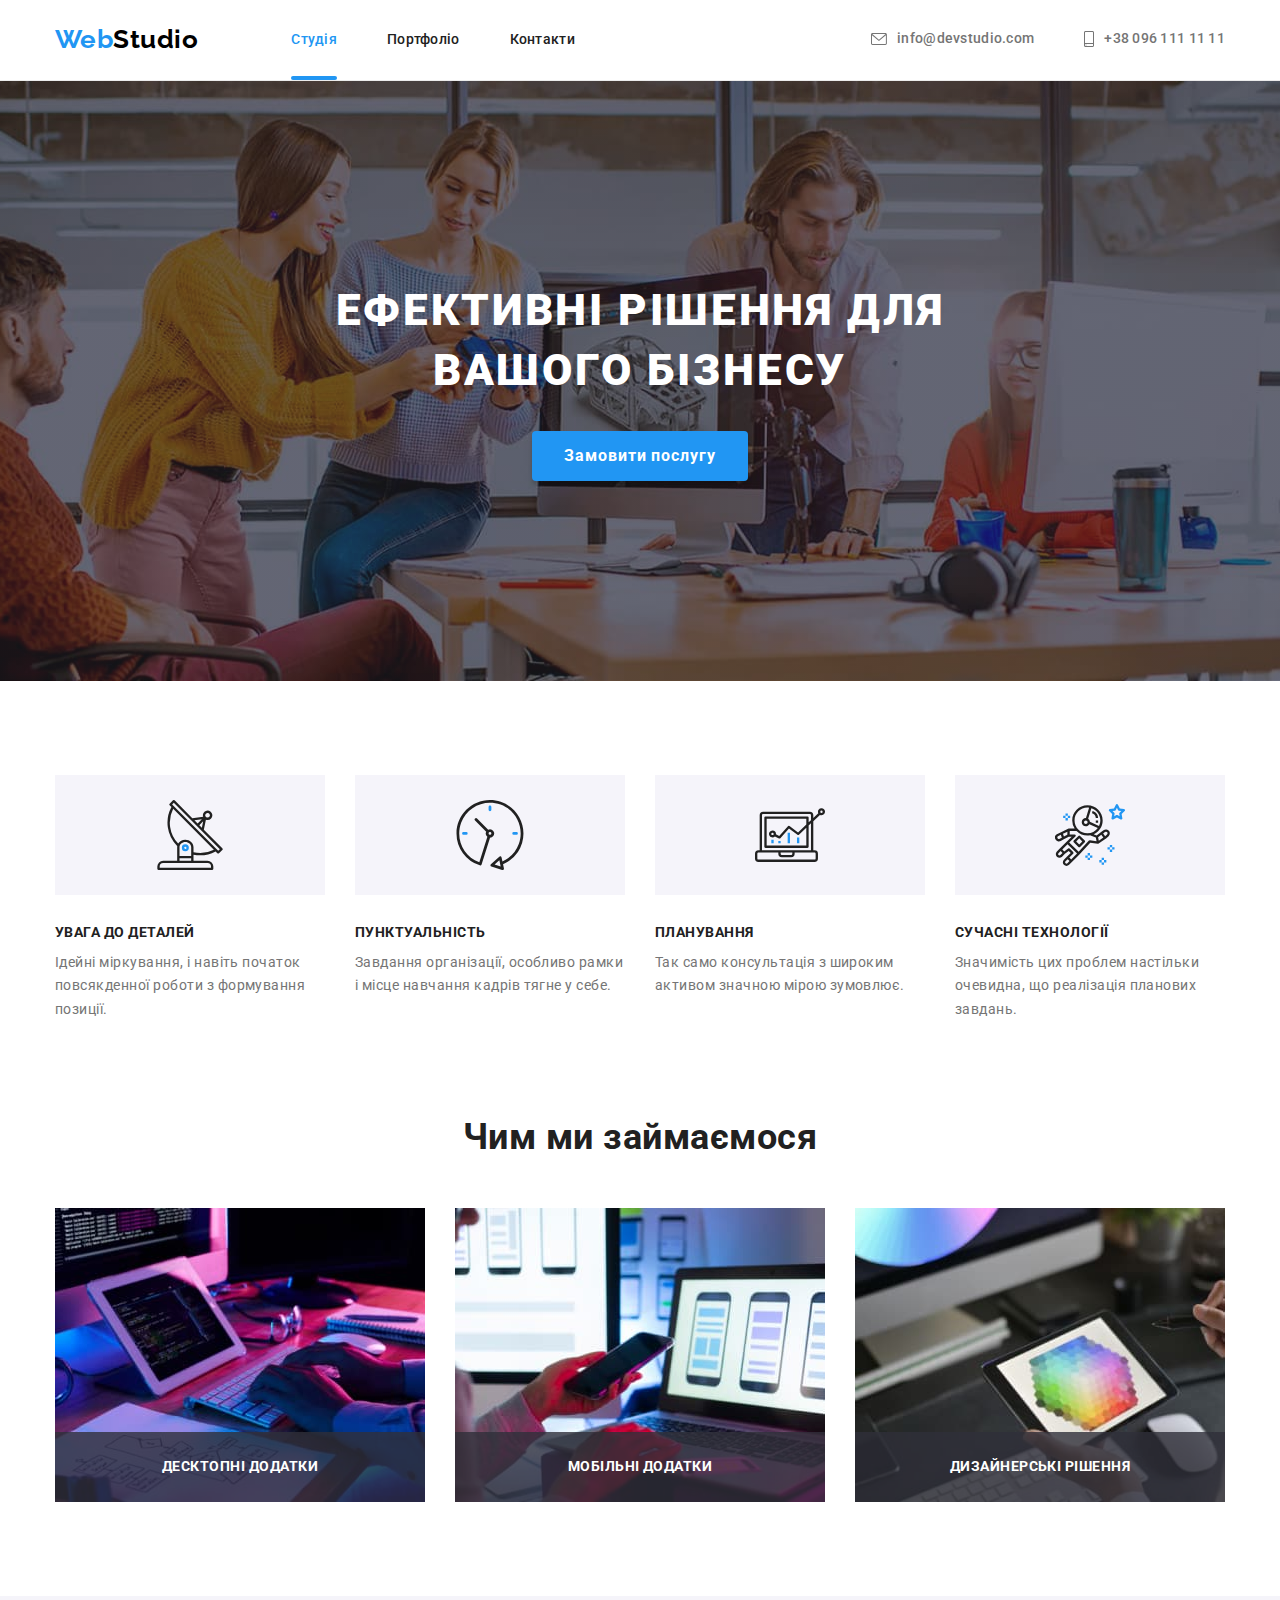
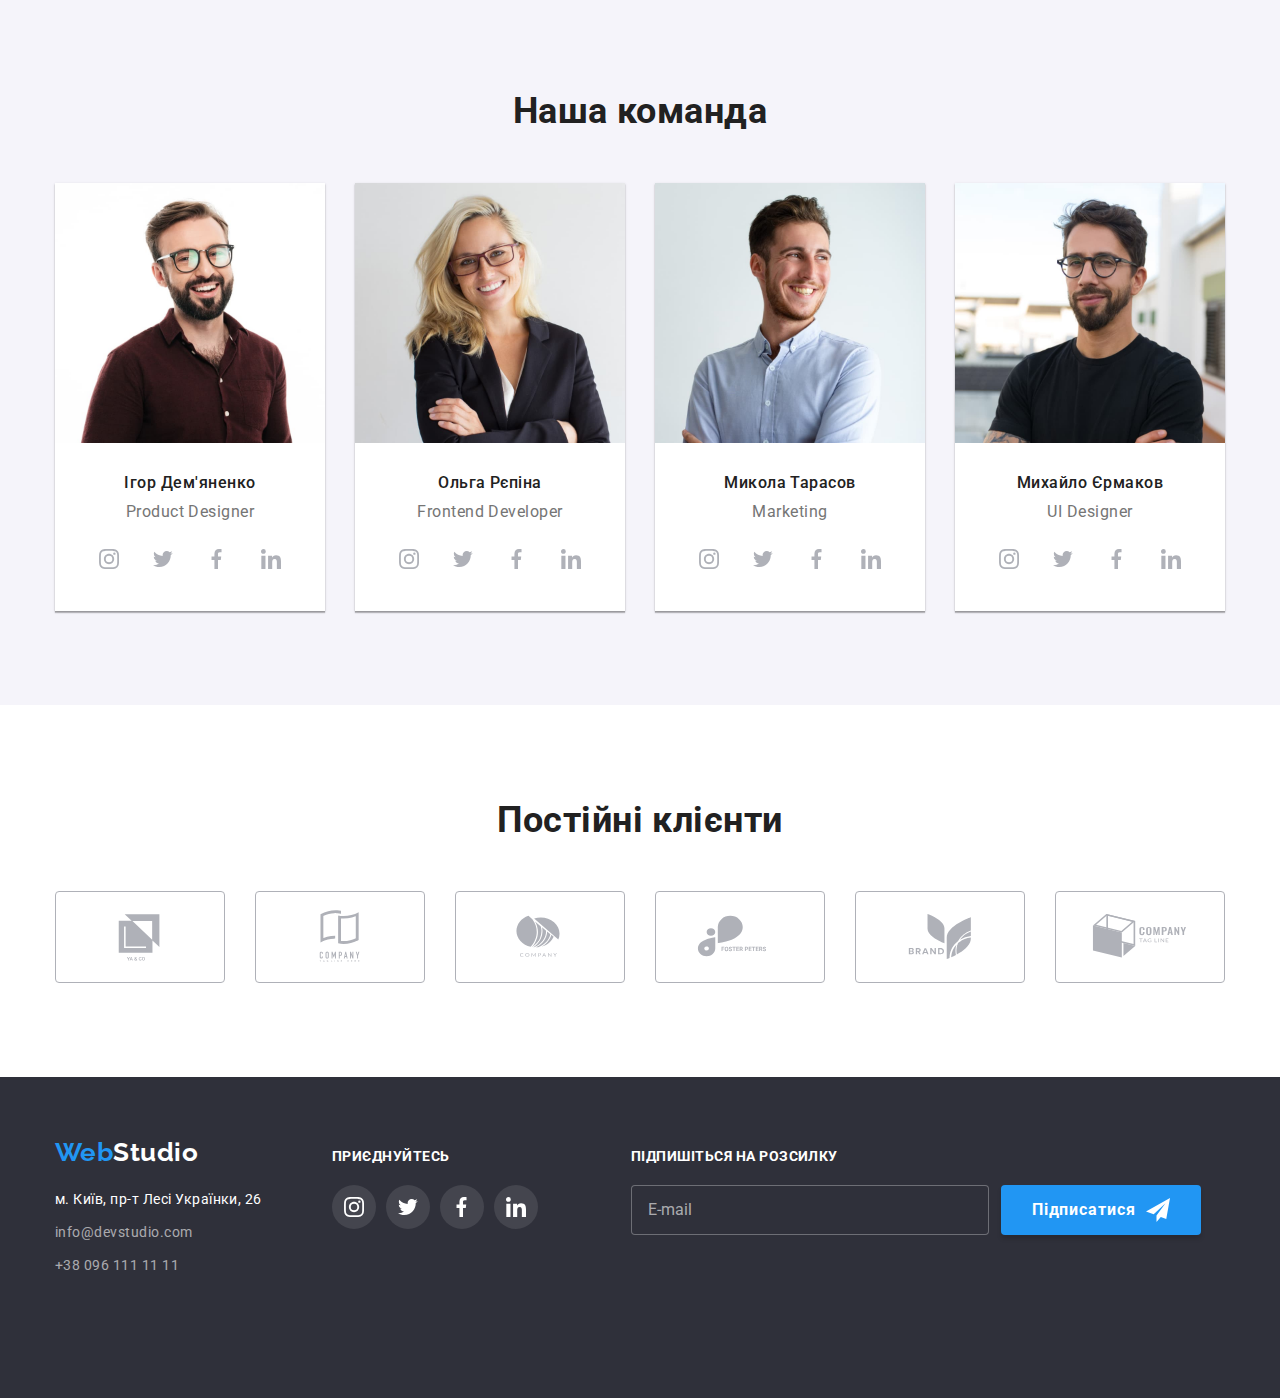
<file: index.html>
<!DOCTYPE html>
<html lang="uk">
<head>
    <meta charset="UTF-8">
    <meta http-equiv="X-UA-Compatible" content="IE=edge">
    <meta name="viewport" content="width=device-width, initial-scale=1.0">
    <title>Студія</title>
    <link rel="preconnect" href="https://fonts.googleapis.com">
    <link rel="preconnect" href="https://fonts.gstatic.com" crossorigin>
    <link href="https://fonts.googleapis.com/css2?family=Raleway:wght@700&family=Roboto:wght@400;500;700;900&display=swap"
    rel="stylesheet">
    <link rel="stylesheet" href="https://cdnjs.cloudflare.com/ajax/libs/modern-normalize/1.1.0/modern-normalize.min.css">
    <link rel="stylesheet" href="./css/main.min.css">
</head>
<body>
   <header class="header">
    <div class="container header__container">
        <a href="./index.html" class="logo header__logo link">Web<span class="logo__accent--header">Studio</span></a>
        <nav class="navigation">
            
            <ul class=" navigation__list list">
                <li > <a href="./index.html" class="navigation__link current link ">Студія</a> </li>
                <li> <a href="./portfolio.html" class="navigation__link link">Портфоліо</a> </li>
                <li> <a href="#" class="navigation__link link">Контакти</a> </li>
            </ul>
        </nav>
       <div class="contact header__content">
        <ul class="contact__list  list ">
        <li class="contact__item"> 
            <a href="mailto:info@devstudio.com" class="contact__link link"> 
                <svg class="contact__icon" width="16" height="12">
                     <use href="./images/icons.svg#icon-envelope"></use>
                </svg> info@devstudio.com</a></li>
            <li class="contact__item">
                <a href="tel:+380961111111" class="contact__link link">
                    <svg class="contact__icon" width="10" height="16">
                        <use href="./images/icons.svg#icon-smartphone"></use>
                    </svg>+38 096 111 11 11</a></li>
       </ul>
    </div>

    <button type="button" class="menu-open-btn" data-menu-open>
    <svg class="header-open" width="40" height="40">
        <use href="./images/icons.svg#icon-header-menu"></use>
    </svg>
    </button>
    </div>


     <div class="mob-menu is-hidden" data-menu>
        <div class="container-menu container">
            <div class="mob-menu-fixed">
<button type="button" class="menu-close-btn" data-menu-close>
    <svg class="header-close" width="40" height="40">
        <use href="./images/icons.svg#icon-header-close"></use>
    </svg>
    </button>
    <nav class="navigation-mob">
        <ul class=" navigation-mob-list list">
            <li class="navigation-mob-item"> <a href="./index.html" class="navigation-mob-link navigation-mob-link--current link ">Студія</a> </li>
            <li class="navigation-mob-item"> <a href="./portfolio.html" class="navigation-mob-link link">Портфоліо</a> </li>
            <li class="navigation-mob-item"> <a href="#" class="navigation-mob-link link">Контакти</a> </li>
        </ul>
    </nav>
    </div>
    <div class="contact header-mob-content">
        <ul class="contact-mob-list  list ">
            <li class="contact-mob-item">
                <a href="tel:+380961111111" class="contact-mob-link-tel link">
                    +38 096 111 11 11</a>
            </li>
            <li class="contact-mob-item">
                <a href="mailto:info@devstudio.com" class=" contact-mob-link-email link"> info@devstudio.com</a>
            </li>
            
        </ul>
    </div>
    <div class="header-menu-soc">
        <ul class="menu-soc-list  list ">
            <li class="menu-soc-item">
                <a href="tel:+380961111111" class="menu-soc-link link"> Instagram
                    </a>
            </li>
            <li class="menu-soc-item">
                <a href="mailto:info@devstudio.com" class=" menu-soc-link link">Twitter</a>
                </li>
                <li class="menu-soc-item">
                    <a href="mailto:info@devstudio.com" class=" menu-soc-link link">Facebook</a>
                </li>
                <li class="menu-soc-item">
                    <a href="mailto:info@devstudio.com" class=" menu-soc-link link">LinkedIn</a>
                </li>
           
        
        </ul>
    </div> 
    </div> 
    </div>
    </header>
    <main>
        <section class="hero">
            <div class="container">
            <h1 class="hero__title">Ефективні рішення для вашого бізнесу</h1>
            <button type="button" class="hero__btn send-btn btn" data-modal-open>Замовити послугу</button>
                </div>
        </section>
        <section class="descr section">
            <div class="container">
            <h2 class="visually-hidden">Наші особливості</h2>
            <ul class="descr__list list">
                <li class="descr__item"> 
                    <div class="descr__icon">
                        <svg  width="70" height="70">
                            <use href="./images/icons.svg#icon-antenna"></use>
                        </svg> 
                </div>
                    <h3 class="descr__div-title div-title div-title--dark">Увага до деталей</h3>
                <p class="descr__text">Ідейні міркування, і навіть початок повсякденної роботи з формування позиції.</p>
            </li>
                <li class="descr__item"> 
                    <div class="descr__icon"> 
                        <svg  width="70" height="70">
                            <use href="./images/icons.svg#icon-clock"></use>
                        </svg>
                    </div>
                    <h3 class="descr__div-title div-title div-title--dark">Пунктуальність</h3>
                <p class="descr__text">Завдання організації, особливо рамки і місце навчання кадрів тягне у себе.</p>
            </li>
                <li class="descr__item"> 
                    <div class="descr__icon">
                        <svg width="70" height="70">
                            <use href="./images/icons.svg#icon-diagram"></use>
                        </svg>
                     </div>
                    <h3 class="descr__div-title div-title div-title--dark">Планування</h3>
                <p class="descr__text">Так само консультація з широким активом значною мірою зумовлює.</p>
            </li>
                <li class="descr__item"> 
                    <div class="descr__icon"> 
                        <svg width="70" height="70">
                            <use href="./images/icons.svg#icon-astronaut"></use>
                        </svg>
                    </div>
                    <h3 class="descr__div-title div-title div-title--dark"> Сучасні технології</h3>
                <p class="descr__text">Значимість цих проблем настільки очевидна, що реалізація планових завдань.</p>
            </li>
            </ul>
            </div>
        </section>
        <section class="about section color">
            <div class="container"> 
            <h2 class="title ">Чим ми займаємося</h2>
            <ul class="about__list list">
               <li > <div class="about__item">
                <img src="./images/box1.jpg" alt="ноутбук" width="370" height="294">
                <h3 class="div-title div-title--white label">Десктопні додатки</h3> </div>
               </li>
                <li class="about__item">
                    <img src="./images/box2.jpg" alt="ноутбук и телефон" width="370" height="294">
                <h3 class="div-title div-title--white label">Мобільні додатки</h3>
            </li>
                <li class="about__item"> 
                    <img src="./images/box3.jpg" alt="кольоровий спектр" width="370" height="294">
                <h3 class="div-title div-title--white label">Дизайнерські рішення</h3>
            </li>
            </ul>
            </div>
        </section>
        <section class="team section color">
            <div class="container">  
            <h2 class="title">Наша команда</h2>
            <ul class="team__list list">
                <li class="team__item">
                    <picture>
                        <source  
                        srcset="
                        ./images/photo1.jpg 1x,
                        ./images/photo1-2x.jpg 2x
                        "
                        media="(min-width:1200px)"
                        />
                        <source srcset="
                        ./images/photo1-tab.jpg 1x,
                        ./images/photo1-tab-2x.jpg 2x
                        "
                         media="(min-width:768px)"
                        />
                        <source srcset="
                        ./images/photo1-mob.jpg 1x,
                        ./images/photo1-mob-2x.jpg 2x
                        "
                         media="(max-width:767px)"
                        />

                        <img src="./images/photo1-mob.jpg" alt="Ігор Дем'яненко" width="450" height="460">
                    </picture>
                    
                    <div class="team-info"><h3 class="team-info__title">Ігор Дем'яненко</h3>
                    <p  class="team-info__text card-after-title">Product Designer</p>
                        <ul class="team-soc list">
                            <li class="team-soc__item">
                                <a href="" class="team-soc__link link">
                                    <svg class="team-soc__icon" width="20" height="20">
                                        <use href="./images/icons.svg#icon-instagram"></use>
                                    </svg>
                                </a>
                            </li>
                            <li class="team-soc__item">
                                <a href="" class="team-soc__link link">
                                    <svg class="team-soc__icon" width="20" height="20">
                                        <use href="./images/icons.svg#icon-twitter"></use>
                                    </svg>
                                </a>
                            </li>
                            <li class="team-soc__item">
                                <a href="" class="team-soc__link link">
                                    <svg class="team-soc__icon" width="20" height="20">
                                        <use href="./images/icons.svg#icon-facebook"></use>
                                    </svg>
                                </a>
                            </li>
                            <li class="team-soc__item">
                                <a href="" class="team-soc__link link">
                                    <svg class="team-soc__icon" width="20" height="20">
                                        <use href="./images/icons.svg#icon-linkedin"></use>
                                    </svg>
                                </a>
                            </li>
                        </ul>
                </div>
                </li>
                <li class="team__item">
                <picture>
                    <source srcset="
                        ./images/photo2.jpg 1x,
                        ./images/photo2-2x.jpg 2x
                        " media="(min-width:1200px)" />
                    <source srcset="
                        ./images/photo2-tab.jpg 1x,
                        ./images/photo2-tab-2x.jpg 2x
                        " media="(min-width:768px)" />
                    <source srcset="
                        ./images/photo2-mob.jpg 1x,
                        ./images/photo2-mob-2x.jpg 2x
                        " media="(max-width:767px)" />
                
                    <img src="./images/photo2-mob.jpg" alt="Ольга Рєпіна" width="450" height="460">
                </picture>
                    <div class="team-info"><h3 class="team-info__title"> Ольга Рєпіна</h3>
                    <p class="team-info__text card-after-title">Frontend Developer</p>
            <ul class="team-soc list">
                <li class="team-soc__item">
                    <a href="" class="team-soc__link link">
                        <svg class="team-soc__icon" width="20" height="20">
                            <use href="./images/icons.svg#icon-instagram"></use>
                        </svg>
                    </a>
                </li>
                <li class="team-soc__item">
                    <a href="" class="team-soc__link link">
                        <svg class="team-soc__icon" width="20" height="20">
                            <use href="./images/icons.svg#icon-twitter"></use>
                        </svg>
                    </a>
                </li>
                <li class="team-soc__item">
                    <a href="" class="team-soc__link link">
                        <svg class="team-soc__icon" width="20" height="20">
                            <use href="./images/icons.svg#icon-facebook"></use>
                        </svg>
                    </a>
                </li>
                <li class="team-soc__item">
                    <a href="" class="team-soc__link link">
                        <svg class="team-soc__icon" width="20" height="20">
                            <use href="./images/icons.svg#icon-linkedin"></use>
                        </svg>
                    </a>
                </li>
            </ul>
        </div>
                </li>
                <li class="team__item">
                    <picture>
                        <source srcset="
                            ./images/photo3.jpg 1x,
                            ./images/photo3-2x.jpg 2x
                            " media="(min-width:1200px)" />
                        <source srcset="
                            ./images/photo3-tab.jpg 1x,
                            ./images/photo3-tab-2x.jpg 2x
                            " media="(min-width:768px)" />
                        <source srcset="
                            ./images/photo3-mob.jpg 1x,
                            ./images/photo3-mob-2x.jpg 2x
                            " media="(max-width:767px)" />
                    
                        <img src="./images/photo3-mob.jpg" alt="Микола Тарасов" width="450" height="460">
                    </picture>
        
                    <div class="team-info"><h3 class="team-info__title">Микола Тарасов</h3>
                    <p class="team-info__text card-after-title">Marketing</p>
                <ul class="team-soc list">
                    <li class="team-soc__item">
                        <a href="" class="team-soc__link link">
                            <svg class="team-soc__icon" width="20" height="20">
                                <use href="./images/icons.svg#icon-instagram"></use>
                            </svg>
                        </a>
                    </li>
                    <li class="team-soc-item">
                        <a href="" class="team-soc__link link">
                            <svg class="team-soc__icon" width="20" height="20">
                                <use href="./images/icons.svg#icon-twitter"></use>
                            </svg>
                        </a>
                    </li>
                    <li class="team-soc-item">
                        <a href="" class="team-soc__link link">
                            <svg class="team-soc__icon" width="20" height="20">
                                <use href="./images/icons.svg#icon-facebook"></use>
                            </svg>
                        </a>
                    </li>
                    <li class="team-soc-item">
                        <a href="" class="team-soc__link link">
                            <svg class="team-soc__icon" width="20" height="20">
                                <use href="./images/icons.svg#icon-linkedin"></use>
                            </svg>
                        </a>
                    </li>
                </ul>
            </div>
                </li>
                <li class="team__item"> 
                    <picture>
                        <source srcset="
                            ./images/photo4.jpg 1x,
                            ./images/photo4-2x.jpg 2x
                            " media="(min-width:1200px)" />
                        <source srcset="
                            ./images/photo4-tab.jpg 1x,
                            ./images/photo4-tab-2x.jpg 2x
                            " media="(min-width:768px)" />
                        <source srcset="
                            ./images/photo4-mob.jpg 1x,
                            ./images/photo4-mob-2x.jpg 2x
                            " media="(max-width:767px)" />

                        <img src="./images/photo4-mob.jpg" alt="Михайло Єрмаков" width="450" height="460">
                    </picture>
                    
                    <div class="team-info"><h3 class="team-info__title">Михайло Єрмаков</h3>
                    <p class="team-info__text card-after-title">UI Designer</p>
                <ul class="team-soc list">
                    <li class="team-soc__item">
                        <a href="" class="team-soc__link link">
                            <svg class="team-soc__icon" width="20" height="20">
                                <use href="./images/icons.svg#icon-instagram"></use>
                            </svg>
                        </a>
                    </li>
                    <li class="team-soc__item">
                        <a href="" class="team-soc__link link">
                            <svg class="team-soc__icon" width="20" height="20">
                                <use href="./images/icons.svg#icon-twitter"></use>
                            </svg>
                        </a>
                    </li>
                    <li class="team-soc__item">
                        <a href="" class="team-soc__link link">
                            <svg class="team-soc__icon" width="20" height="20">
                                <use href="./images/icons.svg#icon-facebook"></use>
                            </svg>
                        </a>
                    </li>
                    <li class="team-soc__item">
                        <a href="" class="team-soc__link link">
                            <svg class="team-soc__icon" width="20" height="20">
                                <use href="./images/icons.svg#icon-linkedin"></use>
                            </svg>
                        </a>
                    </li>
                </ul>
            </div>
                </li>
            </ul>
        </div>
        </section>
        <section class="section">
            <div class="container">
            <h2 class="title">Постійні клієнти</h2>
            <ul class="client__list list">
                <li class="client__item">
                    <a href="" class="client__link link">
                        <svg class="client__icon" width="106" height="60">
                            <use href="./images/icons.svg#icon-logo0"></use>
                        </svg>
                    </a>
                </li>
                <li class="client__item">
                    <a href="" class="client__link link">
                        <svg class="client__icon" width="106" height="60">
                            <use href="./images/icons.svg#icon-logo1"></use>
                        </svg>
                    </a>
                </li>
                <li class="client__item">
                    <a href="" class="client__link link">
                        <svg class="client__icon" width="106" height="60">
                            <use href="./images/icons.svg#icon-logo2"></use>
                        </svg>
                    </a>
                </li>
                <li class="client__item">
                    <a href="" class="client__link link">
                        <svg class="client__icon" width="106" height="60">
                            <use href="./images/icons.svg#icon-logo3"></use>
                        </svg>
                    </a>
                </li>
                <li class="client__item">
                    <a href="" class="client__link link">
                        <svg class="client__icon" width="106" height="60">
                            <use href="./images/icons.svg#icon-logo4"></use>
                        </svg>
                    </a>
                </li>
                <li class="client__item">
                    <a href="" class="client__link link">
                        <svg class="client__icon" width="106" height="60">
                            <use href="./images/icons.svg#icon-logo5"></use>
                        </svg>
                    </a>
                </li>
            </ul>
            </div>
        </section>
    </main>
<footer class="footer">
    <div class="container footer__container">
        <div class="footer--tablet">
            <div class="footer__connect">
                <a href="./index.html" class="logo link">Web<span class="logo__accent--footer">Studio</span></a>
                <address class="address">
                    <ul class="address__list list">
                        <li class="address__item"> <a href="https://goo.gl/maps/CPtrU1FHBa2aNyZL9" target="_blank"
                                rel="noopener noreferrer nofollow" class="footer-address footer-address--map link">м.
                                Київ,
                                пр-т Лесі Українки, 26</a></li>
                        <li class="address__item"> <a href="mailto:info@devstudio.com"
                                class="footer-address footer-address--tel link">info@devstudio.com</a></li>
                        <li class="address__item"> <a href="tel:+380961111111"
                                class="footer-address footer-address--tel link">+38 096 111 11 11</a></li>
                    </ul>
                </address>
            </div>
            <div class="footer__soc">
                <h3 class="div-title div-title--white soc__title">Приєднуйтесь</h3>
                <ul class="footer-soc__list list">
                    <li class="footer-soc__item">
                        <a href="" class="footer-soc__link link">
                            <svg class="footer-soc__icon" width="20" height="20">
                                <use href="./images/icons.svg#icon-instagram"></use>
                            </svg>
                        </a>
                    </li>
                    <li class="footer-soc__item">
                        <a href="" class="footer-soc__link link">
                            <svg class="footer-soc__icon" width="20" height="20">
                                <use href="./images/icons.svg#icon-twitter"></use>
                            </svg>
                        </a>
                    </li>
                    <li class="footer-soc__item">
                        <a href="" class="footer-soc__link link">
                            <svg class="footer-soc__icon" width="20" height="20">
                                <use href="./images/icons.svg#icon-facebook"></use>
                            </svg>
                        </a>
                    </li>
                    <li class="footer-soc__item">
                        <a href="" class="footer-soc__link link">
                            <svg class="footer-soc__icon" width="20" height="20">
                                <use href="./images/icons.svg#icon-linkedin"></use>
                            </svg>
                        </a>
                    </li>
                </ul>
            </div>
        </div>
        <div class="footer__form">
            <p class="form__title div-title div-title--white">Підпишіться на розсилку</p>
            <form>

                <div class="footer__reg">
                    <input type="email" class="footer__input" name="email" placeholder="E-mail">
                    <button type="submit" class="btn__reg send-btn">Підписатися
                        <svg class="email__icon" width="24" height="24">
                            <use href="./images/icons.svg#icon-send"></use>
                        </svg>
                    </button>
                </div>

            </form>
        </div>
    </div>
</footer>

    <div class="backdrop is-hidden" data-modal>
        <div class="modal">
            <button type="button" class="modal__btn" data-modal-close>
                <svg class="modal__close-btn" width="18" height="18">
                    <use href="./images/icons.svg#icon-close-btn"></use>
                </svg>
            </button>
    
            <h2 class="modal__title">Залиште свої дані, ми вам передзвонимо</h2>
            <div>
                <form>
                    <div class="modal__form">
                        <label for="name" class="modal__label">Ім'я</label>
                        <div class="input__form">
                            <input type="text" name="name" id="name" class="input">
                            <svg class="input__icon" width="18" height="18">
                                <use href="./images/icons.svg#icon-person"></use>
                            </svg>
    
                        </div>
                    </div>
                    <div class="modal__form">
                        <label for="tel" class="modal__label">Телефон</label>
                        <div class="input__form">
                            <input type="tel" name="tel" id="tel" class="input">
                            <svg class="input__icon" width="18" height="18">
                                <use href="./images/icons.svg#icon-phone"></use>
                            </svg>
    
                        </div>
                    </div>
                    <div class="modal__form">
                        <label for="email" class="modal__label">Пошта</label>
                        <div class="input__form">
                            <input type="email" name="email" class="input" id="email">
                            <svg class="input__icon" width="18" height="18">
                                <use href="./images/icons.svg#icon-email"></use>
                            </svg>
    
                        </div>
                    </div>
                    <div class="modal__form">
                        <label for="comment" class="modal__label">Коментар</label>
                        <textarea name="comment" id="comment" placeholder="Введіть текст" class="modal__comment"></textarea>
                    </div>
                    <div class="modal__checkbox">
                        <input type="checkbox" name="accept" id="accept" class="input__checkbox visually-hidden" value="true">
                        <label for="accept" class="checkbox__text">
                            <span class="checkbox__span"> <svg class="checkbox__icon" width="16" height="15">
                                    <use href="./images/icons.svg#icon-check"></use>
                                </svg>
                            </span>
                            <div class="checkbox-conditional">
                            Погоджуюся з розсилкою та приймаю <a href="#" class="checkbox__link"> Умови договору</a> </div></label>
                    </div>
                    <button type="submit" class="modal-form__btn send-btn btn">
                        Відправити
                    </button>
            
           
            </form>
            </div>
        </div>
    </div>
    <script src="./js/modal.js"></script>
    <script src="./js/mobile-menu.js"></script>
</body>
</html>
</file>
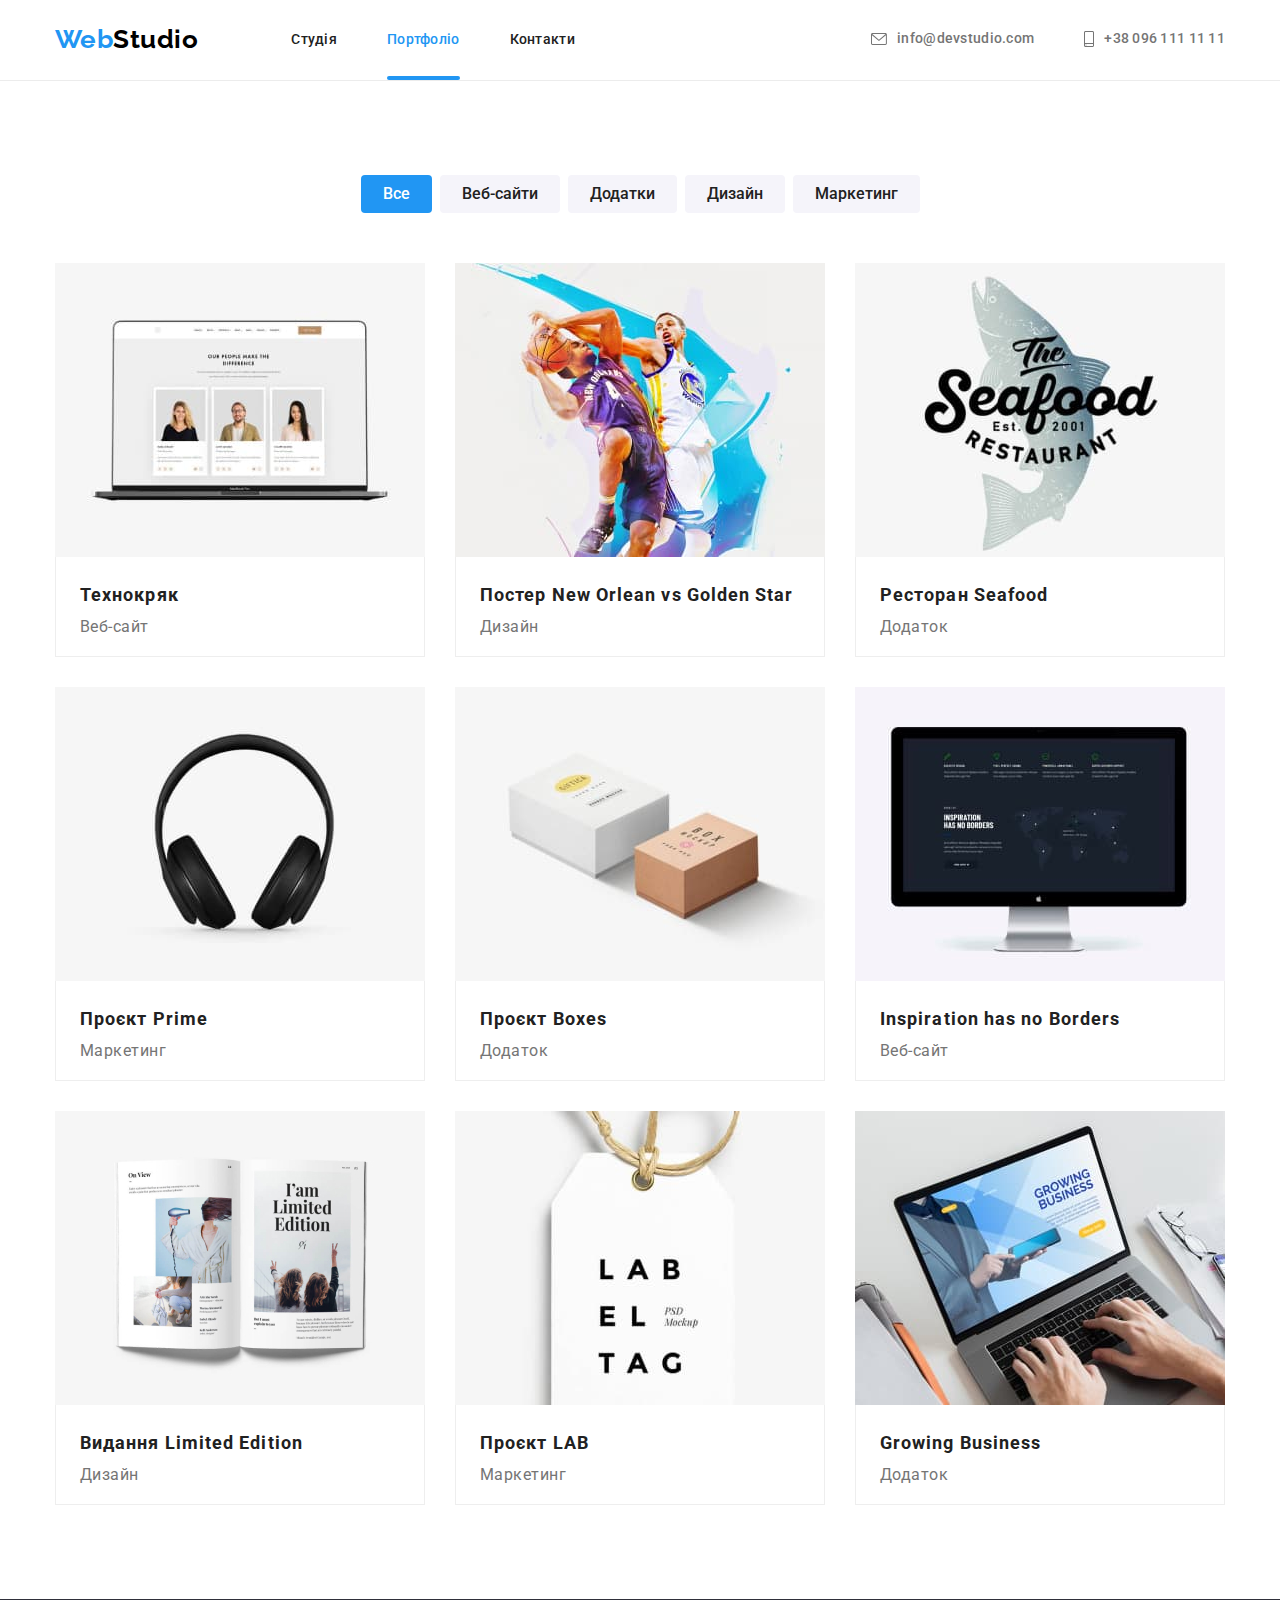
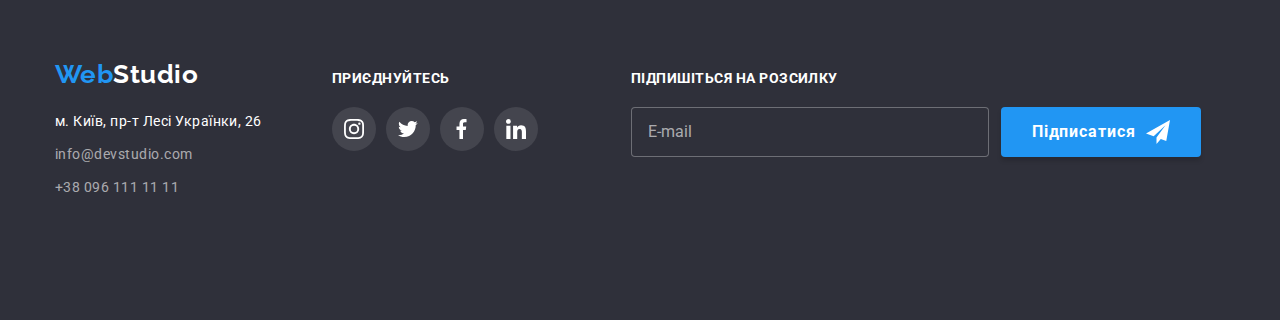
<file: portfolio.html>
<!DOCTYPE html>
<html lang="uk">
<head>
    <meta charset="UTF-8">
    <meta http-equiv="X-UA-Compatible" content="IE=edge">
    <meta name="viewport" content="width=device-width, initial-scale=1.0">
    <link rel="preconnect" href="https://fonts.googleapis.com">
    <link rel="preconnect" href="https://fonts.gstatic.com" crossorigin>
    <link href="https://fonts.googleapis.com/css2?family=Raleway:wght@700&family=Roboto:wght@400;500;700;900&display=swap"
        rel="stylesheet">
        <link rel="stylesheet" href="https://cdnjs.cloudflare.com/ajax/libs/modern-normalize/1.1.0/modern-normalize.min.css">
    <title>Портфоліо</title>
    <link rel="stylesheet" href="./css/main.min.css">

</head>
<body>
    <!--Шапка сайта-->
    <header class="header">
        <div class="container header__container">
            <a href="./index.html" class="logo header__logo link">Web<span class="logo__accent--header">Studio</span></a>
            <nav class="navigation">
    
                <ul class=" navigation__list list">
                    <li> <a href="./index.html" class="navigation__link  link ">Студія</a> </li>
                    <li> <a href="./portfolio.html" class="navigation__link current link">Портфоліо</a> </li>
                    <li> <a href="#" class="navigation__link link">Контакти</a> </li>
                </ul>
            </nav>
            <div class="contact header__content">
                <ul class="contact__list  list ">
                    <li class="contact__item">
                        <a href="mailto:info@devstudio.com" class="contact__link link">
                            <svg class="contact__icon" width="16" height="12">
                                <use href="./images/icons.svg#icon-envelope"></use>
                            </svg> info@devstudio.com</a>
                    </li>
                    <li class="contact__item">
                        <a href="tel:+380961111111" class="contact__link link">
                            <svg class="contact__icon" width="10" height="16">
                                <use href="./images/icons.svg#icon-smartphone"></use>
                            </svg>+38 096 111 11 11</a>
                    </li>
                </ul>
            </div>
    
            <button type="button" class="menu-open-btn" data-menu-open>
                <svg class="header-open" width="40" height="40">
                    <use href="./images/icons.svg#icon-header-menu"></use>
                </svg>
            </button>
        </div>
    
    
        <div class="mob-menu is-hidden" data-menu>
            <div class="container-menu container">
                <div class="mob-menu-fixed">
                    <button type="button" class="menu-close-btn" data-menu-close>
                        <svg class="header-close" width="40" height="40">
                            <use href="./images/icons.svg#icon-header-close"></use>
                        </svg>
                    </button>
                    <nav class="navigation-mob">
                        <ul class=" navigation-mob-list list">
                            <li class="navigation-mob-item"> <a href="./index.html"
                                    class="navigation-mob-link link ">Студія</a> </li>
                            <li class="navigation-mob-item"> <a href="./portfolio.html"
                                    class="navigation-mob-link navigation-mob-link--current link">Портфоліо</a> </li>
                            <li class="navigation-mob-item"> <a href="#" class="navigation-mob-link link">Контакти</a> </li>
                        </ul>
                    </nav>
                </div>
                <div class="contact header-mob-content">
                    <ul class="contact-mob-list  list ">
                        <li class="contact-mob-item">
                            <a href="tel:+380961111111" class="contact-mob-link-tel link">
                                +38 096 111 11 11</a>
                        </li>
                        <li class="contact-mob-item">
                            <a href="mailto:info@devstudio.com" class=" contact-mob-link-email link"> info@devstudio.com</a>
                        </li>
    
                    </ul>
                </div>
                <div class="header-menu-soc">
                    <ul class="menu-soc-list  list ">
                        <li class="menu-soc-item">
                            <a href="tel:+380961111111" class="menu-soc-link link"> Instagram
                            </a>
                        </li>
                        <li class="menu-soc-item">
                            <a href="mailto:info@devstudio.com" class=" menu-soc-link link">Twitter</a>
                        </li>
                        <li class="menu-soc-item">
                            <a href="mailto:info@devstudio.com" class=" menu-soc-link link">Facebook</a>
                        </li>
                        <li class="menu-soc-item">
                            <a href="mailto:info@devstudio.com" class=" menu-soc-link link">LinkedIn</a>
                        </li>
    
    
                    </ul>
                </div>
            </div>
        </div>
    </header>
    <main>
<!--кнопки-->
<section class="section">
    <div class="container">
    <h1 class="visually-hidden">Приклади проектів</h1>
    <ul class="btn__list list">
        <li class="btn__item"><button type="button" class="nav__btn nav__btn--active btn">Все</button></li>
        <li class="btn__item"><button type="button" class="nav__btn btn">Веб-сайти</button></li>
        <li class="btn__item"><button type="button" class="nav__btn btn">Додатки</button></li>
        <li class="btn__item"><button type="button" class="nav__btn btn">Дизайн</button></li>
        <li class="btn__item"><button type="button" class="nav__btn btn">Маркетинг</button></li>
    </ul>
<!--картинки-->
    <ul class="project__list list">
        <li class="project__item">
            <a href="#" target="_blank" rel="noopener noreferrer nofollow" class="link project__link"> 
            <div class="project__top-wrap">
                <picture>
                    <source srcset="
                        ./images/portfolio1.jpg 1x,
                        ./images/portfolio1-2x.jpg 2x
                        " media="(min-width:1200px)" />
                    <source srcset="
                        ./images/portfolio1-tab.jpg 1x,
                        ./images/portfolio1-tab-2x.jpg 2x
                        " media="(min-width:768px)" />
                    <source srcset="
                        ./images/portfolio1-mob.jpg 1x,
                        ./images/portfolio1-mob-2x.jpg 2x
                        " media="(max-width:767px)" />

                    <img src="./images/portfolio1-mob.jpg" alt="Технокряк" width="450" height="294">
                </picture>
                <div class="project__hover">
                <p class="prject__top-text ">Ресурс пропонує комплексні пропозиції з різним рівнем функціоналу та сервісів. Все це
                дозволить відвідувачу отримати
                вичерпні відомості про компанію чи приватну особу.</p>
                </div>
            </div>
            <div class="project__text project-text__tab">
            <h2 class="project__title">Технокряк</h2>
            <p class="card-after-title">Веб-сайт</p>
            </div>
            
        </a>
        </li>
        <li class="project__item">
            <a href="#" target="_blank" rel="noopener noreferrer nofollow" class="link project__link">
            <div class="project__top-wrap">
                <picture>
                    <source srcset="
                        ./images/portfolio2.jpg 1x,
                        ./images/portfolio2-2x.jpg 2x
                        " media="(min-width:1200px)" />
                    <source srcset="
                        ./images/portfolio2-tab.jpg 1x,
                        ./images/portfolio2-tab-2x.jpg 2x
                        " media="(min-width:768px)" />
                    <source srcset="
                        ./images/portfolio2-mob.jpg 1x,
                        ./images/portfolio2-mob-2x.jpg 2x
                        " media="(max-width:767px)" />
                
                    <img src="./images/portfolio2-mob.jpg" alt="Постер" width="450" height="294">
                </picture>
                <div class="project__hover">
                <p class="prject__top-text ">Ресурс пропонує комплексні пропозиції з різним рівнем функціоналу та сервісів. Все це
                    дозволить відвідувачу отримати
                    вичерпні відомості про компанію чи приватну особу.</p>
                    </div>
            </div>
            <div class="project__text">
            <h2 class="project__title">Постер New Orlean vs Golden Star</h2>
            <p class="card-after-title">Дизайн</p>
            </div>
        </a>
        </li>
        <li class="project__item">
            <a href="#" target="_blank" rel="noopener noreferrer nofollow" class="link project__link">
        <div class="project__top-wrap">
            <picture>
                <source srcset="
                    ./images/portfolio3.jpg 1x,
                    ./images/portfolio3-2x.jpg 2x
                    " media="(min-width:1200px)" />
                <source srcset="
                    ./images/portfolio3-tab.jpg 1x,
                    ./images/portfolio3-tab-2x.jpg 2x
                    " media="(min-width:768px)" />
                <source srcset="
                    ./images/portfolio3-mob.jpg 1x,
                    ./images/portfolio3-mob-2x.jpg 2x
                    " media="(max-width:767px)" />
            
                <img src="./images/portfolio3-mob.jpg" alt="Ресторан Seafood" width="450" height="294">
            </picture>
            
            <div class="project__hover">
            <p class="prject__top-text ">Ресурс пропонує комплексні пропозиції з різним рівнем функціоналу та сервісів. Все це
                дозволить відвідувачу отримати
                вичерпні відомості про компанію чи приватну особу.</p>
                </div>
        </div>
            <div class="project__text">
            <h2 class="project__title">Ресторан Seafood</h2>
            <p class="card-after-title">Додаток</p>
            </div>
        </a>
        </li>
        <li class="project__item">
            <a href="#" target="_blank" rel="noopener noreferrer nofollow" class="link project__link">
            <div class="project__top-wrap">
                <picture>
                    <source srcset="
                        ./images/portfolio4.jpg 1x,
                        ./images/portfolio4-2x.jpg 2x
                        " media="(min-width:1200px)" />
                    <source srcset="
                        ./images/portfolio4-tab.jpg 1x,
                        ./images/portfolio4-tab-2x.jpg 2x
                        " media="(min-width:768px)" />
                    <source srcset="
                        ./images/portfolio4-mob.jpg 1x,
                        ./images/portfolio4-mob-2x.jpg 2x
                        " media="(max-width:767px)" />
                
                    <img src="./images/portfolio4-mob.jpg" alt="Проєкт Prime" width="450" height="294">
                </picture>
                
                <div class="project__hover">
                <p class="prject__top-text ">Ресурс пропонує комплексні пропозиції з різним рівнем функціоналу та сервісів. Все це
                    дозволить відвідувачу отримати
                    вичерпні відомості про компанію чи приватну особу.</p>
                    </div>
            </div>
            <div class="project__text">
            <h2 class="project__title">Проєкт Prime</h2>
            <p class="card-after-title">Маркетинг</p>
            </div>
        </a>
        </li>
        <li class="project__item">
            <a href="#" target="_blank" rel="noopener noreferrer nofollow" class="link project__link">
            <div class="project__top-wrap">
                <picture>
                    <source srcset="
                        ./images/portfolio5.jpg 1x,
                        ./images/portfolio5-2x.jpg 2x
                        " media="(min-width:1200px)" />
                    <source srcset="
                        ./images/portfolio5-tab.jpg 1x,
                        ./images/portfolio5-tab-2x.jpg 2x
                        " media="(min-width:768px)" />
                    <source srcset="
                        ./images/portfolio5-mob.jpg 1x,
                        ./images/portfolio5-mob-2x.jpg 2x
                        " media="(max-width:767px)" />
                
                    <img src="./images/portfolio5-mob.jpg" alt="Проєкт Boxes" width="450" height="294">
                </picture>
                
                <div class="project__hover">
                <p class="prject__top-text ">Ресурс пропонує комплексні пропозиції з різним рівнем функціоналу та сервісів. Все це
                    дозволить відвідувачу отримати
                    вичерпні відомості про компанію чи приватну особу.</p>
                    </div>
            </div>
            <div class="project__text">
            <h2 class="project__title">Проєкт Boxes</h2>
            <p class="card-after-title">Додаток</p>
            </div>
        </a>
        </li>
        <li class="project__item">
            <a href="#" target="_blank" rel="noopener noreferrer nofollow " class="link project__link ">
            <div class="project__top-wrap">
                <picture>
                    <source srcset="
                        ./images/portfolio6.jpg 1x,
                        ./images/portfolio6-2x.jpg 2x
                        " media="(min-width:1200px)" />
                    <source srcset="
                        ./images/portfolio6-tab.jpg 1x,
                        ./images/portfolio6-tab-2x.jpg 2x
                        " media="(min-width:768px)" />
                    <source srcset="
                        ./images/portfolio6-mob.jpg 1x,
                        ./images/portfolio6-mob-2x.jpg 2x
                        " media="(max-width:767px)" />
                
                    <img src="./images/portfolio6-mob.jpg" alt="Inspiration has no Borders" width="450" height="294">
                </picture>
                
                <div class="project__hover">
                <p class="prject__top-text ">Ресурс пропонує комплексні пропозиції з різним рівнем функціоналу та сервісів. Все це
                    дозволить відвідувачу отримати
                    вичерпні відомості про компанію чи приватну особу.</p>
                    </div>
            </div>
            <div class="project__text">
            <h2 class="project__title">Inspiration has no Borders</h2>
            <p class="card-after-title">Веб-сайт</p>
            </div>
        </a>
        </li>
        <li class="project__item">
            <a href="#" target="_blank" rel="noopener noreferrer nofollow" class="link project__link">
            <div class="project__top-wrap">
                <picture>
                    <source srcset="
                        ./images/portfolio7.jpg 1x,
                        ./images/portfolio7-2x.jpg 2x
                        " media="(min-width:1200px)" />
                    <source srcset="
                        ./images/portfolio7-tab.jpg 1x,
                        ./images/portfolio7-tab-2x.jpg 2x
                        " media="(min-width:768px)" />
                    <source srcset="
                        ./images/portfolio7-mob.jpg 1x,
                        ./images/portfolio7-mob-2x.jpg 2x
                        " media="(max-width:767px)" />
                
                    <img src="./images/portfolio7-mob.jpg" alt="Видання Limited Edition" width="450" height="294">
                </picture>

                <div class="project__hover">
                <p class="prject__top-text ">Ресурс пропонує комплексні пропозиції з різним рівнем функціоналу та сервісів. Все це
                    дозволить відвідувачу отримати
                    вичерпні відомості про компанію чи приватну особу.</p>
                    </div>
            </div>
            <div class="project__text">
            <h2 class="project__title">Видання Limited Edition</h2>
            <p class="card-after-title">Дизайн</p>
            </div>
        </a>
        </li>
        <li class="project__item"> 
            <a href="#" target="_blank" rel="noopener noreferrer nofollow" class="link project__link">
            <div class="project__top-wrap">
                <picture>
                <source srcset="
                    ./images/portfolio8.jpg 1x,
                    ./images/portfolio8-2x.jpg 2x
                    " media="(min-width:1200px)" />
                <source srcset="
                    ./images/portfolio8-tab.jpg 1x,
                    ./images/portfolio8-tab-2x.jpg 2x
                    " media="(min-width:768px)" />
                <source srcset="
                    ./images/portfolio8-mob.jpg 1x,
                    ./images/portfolio8-mob-2x.jpg 2x
                    " media="(max-width:767px)" />
                
                <img src="./images/portfolio8-mob.jpg" alt="Проєкт LAB" width="450" height="294">
                </picture>
               
                <div class="project__hover">
                <p class="prject__top-text ">Ресурс пропонує комплексні пропозиції з різним рівнем функціоналу та сервісів. Все це
                    дозволить відвідувачу отримати
                    вичерпні відомості про компанію чи приватну особу.</p>
                    </div>
            </div>
            <div class="project__text">
            <h2 class="project__title">Проєкт LAB</h2>
            <p class="card-after-title">Маркетинг</p>
            </div>
        </a>
        </li>
        <li class="project__item">
            <a href="#" target="_blank" rel="noopener noreferrer nofollow" class="link project__link">
            <div class="project__top-wrap">
                <picture>
                    <source srcset="
                        ./images/portfolio9.jpg 1x,
                        ./images/portfolio9-2x.jpg 2x
                        " media="(min-width:1200px)" />
                    <source srcset="
                        ./images/portfolio9-tab.jpg 1x,
                        ./images/portfolio9-tab-2x.jpg 2x
                        " media="(min-width:768px)" />
                    <source srcset="
                        ./images/portfolio9-mob.jpg 1x,
                        ./images/portfolio9-mob-2x.jpg 2x
                        " media="(max-width:767px)" />
                
                    <img src="./images/portfolio9-mob.jpg" alt="Growing Business" width="450" height="294">
                </picture>
                
                <div class="project__hover">
                <p class="prject__top-text ">Ресурс пропонує комплексні пропозиції з різним рівнем функціоналу та сервісів. Все це
                    дозволить відвідувачу отримати
                    вичерпні відомості про компанію чи приватну особу.</p>
                    </div>
            </div>
            <div class="project__text">
            <h2 class="project__title">Growing Business</h2>
            <p class="card-after-title">Додаток</p>
            </div>
        </a>
        </li>

        
    </ul>
    </div>
</section>
    </main>
    <!--футер-->
    <footer class="footer">
        <div class="container footer__container">
            <div class="footer--tablet">
            <div class="footer__connect">
                <a href="./index.html" class="logo link">Web<span class="logo__accent--footer">Studio</span></a>
                <address class="address">
                    <ul class="address__list list">
                        <li class="address__item"> <a href="https://goo.gl/maps/CPtrU1FHBa2aNyZL9" target="_blank"
                                rel="noopener noreferrer nofollow" class="footer-address footer-address--map link">м. Київ,
                                пр-т Лесі Українки, 26</a></li>
                        <li class="address__item"> <a href="mailto:info@devstudio.com"
                                class="footer-address footer-address--tel link">info@devstudio.com</a></li>
                        <li class="address__item"> <a href="tel:+380961111111"
                                class="footer-address footer-address--tel link">+38 096 111 11 11</a></li>
                    </ul>
                </address>
            </div>
            <div class="footer__soc">
                <h3 class="div-title div-title--white soc__title">Приєднуйтесь</h3>
                <ul class="footer-soc__list list">
                    <li class="footer-soc__item">
                        <a href="" class="footer-soc__link link">
                            <svg class="footer-soc__icon" width="20" height="20">
                                <use href="./images/icons.svg#icon-instagram"></use>
                            </svg>
                        </a>
                    </li>
                    <li class="footer-soc__item">
                        <a href="" class="footer-soc__link link">
                            <svg class="footer-soc__icon" width="20" height="20">
                                <use href="./images/icons.svg#icon-twitter"></use>
                            </svg>
                        </a>
                    </li>
                    <li class="footer-soc__item">
                        <a href="" class="footer-soc__link link">
                            <svg class="footer-soc__icon" width="20" height="20">
                                <use href="./images/icons.svg#icon-facebook"></use>
                            </svg>
                        </a>
                    </li>
                    <li class="footer-soc__item">
                        <a href="" class="footer-soc__link link">
                            <svg class="footer-soc__icon" width="20" height="20">
                                <use href="./images/icons.svg#icon-linkedin"></use>
                            </svg>
                        </a>
                    </li>
                </ul>
            </div>
        </div>
            <div class="footer__form">
                <p class="form__title div-title div-title--white">Підпишіться на розсилку</p>
                <form>
    
                    <div class="footer__reg">
                        <input type="email" class="footer__input" name="email" placeholder="E-mail">
                        <button type="submit" class="btn__reg send-btn">Підписатися
                            <svg class="email__icon" width="24" height="24">
                                <use href="./images/icons.svg#icon-send"></use>
                            </svg>
                        </button>
                    </div>
    
                </form>
            </div>
        </div>
    </footer>
    <script src="./js/mobile-menu.js"></script>
</body>
</html>
</file>
<file: css/main.min.css>
:root{--primary-text-color: #757575;--title-text-color: #212121;--accent-color: #2196F3;--secondary-background-color: #2F303A;--primary-background-color: #FFFFFF;--additional-background-color: #F5F4FA;--main-white-color: #FFFFFF;--hover-btn-color: #188CE8;--black-color: #000000}p,h1,h2,h3,h4,h5,h6{margin:0}ul{margin:0;padding:0}img{display:block;max-width:100%;height:auto}.btn{cursor:pointer;border:none}.list{list-style:none}.link{text-decoration:none}body{background-color:var(--primary-background-color);color:var(--primary-text-color);font-family:"Roboto",sans-serif;letter-spacing:.03em}.color:nth-child(2n){background-color:var(--additional-background-color)}.current::after{content:"";position:absolute;bottom:-1px;left:0;display:block;width:100%;height:4px;background:var(--accent-color);border-radius:2px}.visually-hidden{position:absolute;white-space:nowrap;width:1px;height:1px;overflow:hidden;border:0;padding:0;clip:rect(0 0 0 0);-webkit-clip-path:inset(50%);clip-path:inset(50%);margin:-1px}.modal-form__btn,.checkbox__text,.checkbox__text .checkbox__span,.modal__close-btn,.modal__btn,.btn__reg,.footer-soc__link,.client__link,.team-soc__link,.about__item>.label,.descr__icon,.contact__link{display:-webkit-box;display:-ms-flexbox;display:flex;-webkit-box-align:center;-ms-flex-align:center;align-items:center;-webkit-box-pack:center;-ms-flex-pack:center;justify-content:center}.client__list,.about__list{display:-webkit-box;display:-ms-flexbox;display:flex;gap:30px}.container{width:100%;padding-left:15px;padding-right:15px;margin:0 auto}@media screen and (min-width: 480px){.container{width:480px}}@media screen and (min-width: 768px){.container{width:768px}}@media screen and (min-width: 1200px){.container{width:1200px}}.logo{font-family:"Raleway",sans-serif;font-weight:700;font-size:26px;line-height:1.19;color:var(--accent-color)}.logo__accent--header{color:var(--black-color)}.logo__accent--footer{color:var(--main-white-color)}.section{padding-top:60px;padding-bottom:60px}@media screen and (min-width: 1200px){.section{padding-top:94px;padding-bottom:94px}}.send-btn{background:var(--accent-color);-webkit-box-shadow:0px 4px 4px rgba(0,0,0,.15);box-shadow:0px 4px 4px rgba(0,0,0,.15);border:none;border-radius:4px;font-weight:700;font-size:16px;line-height:1.87;text-align:center;letter-spacing:.06em;color:var(--main-white-color);-webkit-transition:background-color 250ms cubic-bezier(0.4, 0, 0.2, 1),border-radius 250ms cubic-bezier(0.4, 0, 0.2, 1),-webkit-box-shadow 250ms cubic-bezier(0.4, 0, 0.2, 1);transition:background-color 250ms cubic-bezier(0.4, 0, 0.2, 1),border-radius 250ms cubic-bezier(0.4, 0, 0.2, 1),-webkit-box-shadow 250ms cubic-bezier(0.4, 0, 0.2, 1);transition:background-color 250ms cubic-bezier(0.4, 0, 0.2, 1),box-shadow 250ms cubic-bezier(0.4, 0, 0.2, 1),border-radius 250ms cubic-bezier(0.4, 0, 0.2, 1);transition:background-color 250ms cubic-bezier(0.4, 0, 0.2, 1),box-shadow 250ms cubic-bezier(0.4, 0, 0.2, 1),border-radius 250ms cubic-bezier(0.4, 0, 0.2, 1),-webkit-box-shadow 250ms cubic-bezier(0.4, 0, 0.2, 1)}.send-btn:focus,.send-btn:hover{background-color:var(--hover-btn-color);-webkit-box-shadow:0px 4px 4px rgba(0,0,0,.15);box-shadow:0px 4px 4px rgba(0,0,0,.15);border-radius:4px}.title{font-weight:700;font-size:28px;line-height:1.17;text-align:center;color:var(--title-text-color);margin-bottom:50px}@media screen and (min-width: 1200px){.title{font-size:36px}}.div-title{font-weight:700;font-size:14px;line-height:1.14;text-transform:uppercase}.div-title--white{color:var(--main-white-color)}.div-title--dark{color:var(--title-text-color)}.card-after-title{font-weight:400;font-size:16px;line-height:1.19;color:var(--primary-text-color)}.footer-address{font-weight:400;font-size:14px;line-height:1.71}.footer-address--tel{color:rgba(255,255,255,.6);-webkit-transition-property:color;transition-property:color;-webkit-transition-duration:250ms;transition-duration:250ms;-webkit-transition-timing-function:cubic-bezier(0.4, 0, 0.2, 1);transition-timing-function:cubic-bezier(0.4, 0, 0.2, 1)}.footer-address--tel:focus,.footer-address--tel:hover{color:var(--accent-color)}.footer-address--map{color:var(--main-white-color)}.header{padding-top:24px;padding-bottom:25px;border-bottom:1px solid #ececec}.header__container{display:-webkit-box;display:-ms-flexbox;display:flex;-webkit-box-align:center;-ms-flex-align:center;align-items:center}.header__logo{margin-right:88px}@media screen and (min-width: 1200px){.header__logo{margin-right:93px}}.navigation{display:-webkit-box;display:-ms-flexbox;display:flex;-webkit-column-gap:50px;-moz-column-gap:50px;column-gap:50px;-webkit-box-align:center;-ms-flex-align:center;align-items:center}.navigation__list{display:-webkit-box;display:-ms-flexbox;display:flex;-webkit-column-gap:50px;-moz-column-gap:50px;column-gap:50px;-webkit-box-align:center;-ms-flex-align:center;align-items:center;display:none}@media screen and (min-width: 768px){.navigation__list{display:-webkit-box;display:-ms-flexbox;display:flex}}.navigation__list .current{color:var(--accent-color);position:relative;padding-bottom:32px}.navigation__link{font-weight:500;font-size:14px;line-height:1.14;letter-spacing:.02em;color:var(--title-text-color);-webkit-transition:color 250ms cubic-bezier(0.4, 0, 0.2, 1);transition:color 250ms cubic-bezier(0.4, 0, 0.2, 1)}.navigation__link:hover,.navigation__link:focus{color:var(--accent-color)}.contact__list{display:-webkit-box;display:-ms-flexbox;display:flex;-webkit-box-orient:vertical;-webkit-box-direction:normal;-ms-flex-direction:column;flex-direction:column;gap:10px;-webkit-box-align:center;-ms-flex-align:center;align-items:center;-webkit-box-align:start;-ms-flex-align:start;align-items:flex-start}@media screen and (min-width: 1200px){.contact__list{-webkit-box-orient:horizontal;-webkit-box-direction:normal;-ms-flex-direction:row;flex-direction:row;gap:50px}}.contact__link{font-weight:500;font-size:14px;line-height:1.14;letter-spacing:.02em;color:var(--primary-text-color);-webkit-transition:color 250ms cubic-bezier(0.4, 0, 0.2, 1);transition:color 250ms cubic-bezier(0.4, 0, 0.2, 1)}.contact__link:hover,.contact__link:focus{color:var(--accent-color)}.header__content{margin-left:auto;display:none}@media screen and (min-width: 768px){.header__content{display:block}}.contact__icon{fill:currentColor;margin-right:10px;-webkit-transition:fill 250ms cubic-bezier(0.4, 0, 0.2, 1);transition:fill 250ms cubic-bezier(0.4, 0, 0.2, 1)}.contact__item:hover .contact__icon,.contact__item:focus .contact__icon{fill:var(--accent-color)}.menu-open-btn{margin-left:auto;background:#fff;border:none}@media screen and (min-width: 768px){.menu-open-btn{display:none}}mob-menu-fixed{position:fixed}.container-menu{padding:10px 15px 48px 40px;display:-webkit-box;display:-ms-flexbox;display:flex;height:100%;-webkit-box-orient:vertical;-webkit-box-direction:normal;-ms-flex-direction:column;flex-direction:column;-webkit-box-pack:justify;-ms-flex-pack:justify;justify-content:space-between}.mob-menu{position:fixed;background-color:var(--main-white-color);top:0;left:0;width:100vw;height:100vh;z-index:1}.mob-menu.is-hidden{display:none}@media screen and (min-width: 768px){.mob-menu{display:none}}.menu-close-btn{display:block;margin-left:auto;background:#fff;border:none}.menu-close-btn:hover,.menu-close-btn:focus{fill:var(--accent-color)}.navigation-mob-link{font-weight:500;font-size:40px;line-height:47px;letter-spacing:.02em;color:var(--title-text-color)}.navigation-mob-item:not(:last-child){margin-bottom:32px}.navigation-mob-link--current{font-weight:500;font-size:40px;line-height:47px;letter-spacing:.02em;color:var(--accent-color)}.contact-mob-link-tel{font-weight:500;font-size:34px;line-height:40px;letter-spacing:.02em;color:var(--accent-color)}.contact-mob-link-email{font-weight:500;font-size:24px;line-height:28px;letter-spacing:.02em;color:var(--primary-text-color)}.menu-soc-list{display:-webkit-box;display:-ms-flexbox;display:flex;-webkit-box-orient:horizontal;-webkit-box-direction:normal;-ms-flex-direction:row;flex-direction:row}.header-mob-content{margin-bottom:64px}.contact-mob-item:not(:last-child){margin-bottom:32px}.menu-soc-item:not(:last-child){border-right:1px solid rgba(33,33,33,.2);padding-right:10px}.menu-soc-item:not(:first-child){margin-left:10px}.menu-soc-link{font-weight:500;font-size:18px;line-height:1.22;letter-spacing:.02em;color:#2196f3}.hero{background-color:var(--secondary-background-color);text-align:center;max-width:1600px;margin-left:auto;margin-right:auto;padding:118px 0;background-image:-webkit-gradient(linear, left top, left bottom, from(rgba(47, 48, 58, 0.4)), to(rgba(47, 48, 58, 0.4))),url(../images/hero-mob.jpg);background-image:linear-gradient(rgba(47, 48, 58, 0.4), rgba(47, 48, 58, 0.4)),url(../images/hero-mob.jpg);background-position:center;background-size:cover}@media(min-device-pixel-ratio: 2),(-webkit-min-device-pixel-ratio: 2),(min-resolution: 192dpi),(min-resolution: 2dppx){.hero{background-image:-webkit-gradient(linear, left top, left bottom, from(rgba(47, 48, 58, 0.4)), to(rgba(47, 48, 58, 0.4))),url(../images/hero-mob-2x.jpg);background-image:linear-gradient(rgba(47, 48, 58, 0.4), rgba(47, 48, 58, 0.4)),url(../images/hero-mob-2x.jpg)}}@media screen and (min-width: 768px){.hero{background-image:-webkit-gradient(linear, left top, left bottom, from(rgba(47, 48, 58, 0.4)), to(rgba(47, 48, 58, 0.4))),url(../images/hero-tab.jpg);background-image:linear-gradient(rgba(47, 48, 58, 0.4), rgba(47, 48, 58, 0.4)),url(../images/hero-tab.jpg)}}@media screen and (min-width: 768px)and (min-device-pixel-ratio: 2),screen and (min-width: 768px)and (-webkit-min-device-pixel-ratio: 2),screen and (min-width: 768px)and (min-resolution: 192dpi),screen and (min-width: 768px)and (min-resolution: 2dppx){.hero{background-image:-webkit-gradient(linear, left top, left bottom, from(rgba(47, 48, 58, 0.4)), to(rgba(47, 48, 58, 0.4))),url(../images/hero-tab-2x.jpg);background-image:linear-gradient(rgba(47, 48, 58, 0.4), rgba(47, 48, 58, 0.4)),url(../images/hero-tab-2x.jpg)}}@media screen and (min-width: 1200px){.hero{padding:200px 0;background-image:-webkit-gradient(linear, left top, left bottom, from(rgba(47, 48, 58, 0.4)), to(rgba(47, 48, 58, 0.4))),url(../images/hero.jpg);background-image:linear-gradient(rgba(47, 48, 58, 0.4), rgba(47, 48, 58, 0.4)),url(../images/hero.jpg)}}@media screen and (min-width: 1200px)and (min-device-pixel-ratio: 2),screen and (min-width: 1200px)and (-webkit-min-device-pixel-ratio: 2),screen and (min-width: 1200px)and (min-resolution: 192dpi),screen and (min-width: 1200px)and (min-resolution: 2dppx){.hero{background-image:-webkit-gradient(linear, left top, left bottom, from(rgba(47, 48, 58, 0.4)), to(rgba(47, 48, 58, 0.4))),url(../images/hero-2x.jpg);background-image:linear-gradient(rgba(47, 48, 58, 0.4), rgba(47, 48, 58, 0.4)),url(../images/hero-2x.jpg)}}.hero__title{text-align:center;letter-spacing:.06em;text-transform:uppercase;color:var(--main-white-color);max-width:360px;margin:0 auto 30px;font-weight:900;font-size:26px;line-height:1.62}@media screen and (min-width: 1200px){.hero__title{font-weight:900;font-size:44px;line-height:1.36;min-width:696px}}.hero__btn{width:200px;height:50px}@media screen and (min-width: 1200px){.hero__btn{width:216px}}.descr__list{display:-webkit-box;display:-ms-flexbox;display:flex;-ms-flex-wrap:wrap;flex-wrap:wrap;gap:30px}.descr__icon{width:100%;height:120px;background-color:var(--additional-background-color);margin-bottom:30px}.descr__item{width:100%}@media screen and (min-width: 768px){.descr__item{width:354px}}@media screen and (min-width: 1200px){.descr__item{width:270px}}.descr__div-title{margin-bottom:10px;text-align:center}@media screen and (min-width: 768px){.descr__div-title{text-align:left}}@media screen and (min-width: 1200px){.descr__div-title{text-align:left}}.descr__text{font-weight:400;font-size:14px;line-height:1.71;color:var(--primary-text-color)}.about{padding-top:0;display:none}@media screen and (min-width: 768px){.about{display:block}}.about__item{position:relative}.about__item>.label{position:absolute;bottom:0;width:100%;height:70px;text-transform:uppercase;background-color:rgba(47,48,58,.8)}.team__list{display:-webkit-box;display:-ms-flexbox;display:flex;-ms-flex-wrap:wrap;flex-wrap:wrap;gap:30px}.team-soc{display:-webkit-box;display:-ms-flexbox;display:flex;-webkit-box-pack:center;-ms-flex-pack:center;justify-content:center;-webkit-column-gap:10px;-moz-column-gap:10px;column-gap:10px}.team-soc__link{width:44px;height:44px}@media screen and (min-width: 1200px){.team-soc__link{border-radius:50%;background-color:var(--main-white-color);-webkit-transition-property:background-color;transition-property:background-color;-webkit-transition-duration:250ms;transition-duration:250ms;-webkit-transition-timing-function:cubic-bezier(0.4, 0, 0.2, 1);transition-timing-function:cubic-bezier(0.4, 0, 0.2, 1)}.team-soc__link:hover,.team-soc__link:focus{background-color:var(--accent-color)}}.team-soc__icon{fill:#afb1b8;-webkit-transition-property:fill;transition-property:fill;-webkit-transition-duration:250ms;transition-duration:250ms;-webkit-transition-timing-function:cubic-bezier(0.4, 0, 0.2, 1);transition-timing-function:cubic-bezier(0.4, 0, 0.2, 1)}@media screen and (min-width: 1200px){.team-soc__link:hover .team-soc__icon,.team-soc__link:focus .team-soc__icon{fill:var(--main-white-color)}}.team-info{padding:30px 15px}.team__item{background-color:var(--primary-background-color);width:100%;-webkit-box-shadow:0px 1px 3px rgba(0,0,0,.12),0px 1px 1px rgba(0,0,0,.14),0px 2px 1px rgba(0,0,0,.2);box-shadow:0px 1px 3px rgba(0,0,0,.12),0px 1px 1px rgba(0,0,0,.14),0px 2px 1px rgba(0,0,0,.2)}@media screen and (min-width: 768px){.team__item{width:354px}}@media screen and (min-width: 1200px){.team__item{width:270px}}.team-info__title{font-weight:500;font-size:16px;line-height:1.19;color:var(--title-text-color);text-align:center;margin-bottom:10px}.team-info__text{text-align:center;margin-bottom:16px}.client__list{-ms-flex-wrap:wrap;flex-wrap:wrap;-webkit-box-pack:center;-ms-flex-pack:center;justify-content:center}.client__item{border:1px solid #afb1b8;border-radius:4px;display:-webkit-box;display:-ms-flexbox;display:flex;width:170px;height:92px}.client__link{width:100%;height:100%;-webkit-transition-property:border;transition-property:border;-webkit-transition-duration:250ms;transition-duration:250ms;-webkit-transition-timing-function:cubic-bezier(0.4, 0, 0.2, 1);transition-timing-function:cubic-bezier(0.4, 0, 0.2, 1)}.client__link:focus,.client__link:hover{border:1px solid var(--accent-color)}.client__icon{fill:#afb1b8;-webkit-transition-property:fill;transition-property:fill;-webkit-transition-duration:250ms;transition-duration:250ms;-webkit-transition-timing-function:cubic-bezier(0.4, 0, 0.2, 1);transition-timing-function:cubic-bezier(0.4, 0, 0.2, 1)}.client__link:focus .client__icon,.client__link:hover .client__icon{fill:var(--accent-color)}.footer{background-color:var(--secondary-background-color);padding-top:60px;padding-bottom:60px}.footer .logo{display:block;margin-bottom:20px}@media screen and (min-width: 768px){.footer--tablet{display:-webkit-box;display:-ms-flexbox;display:flex;-webkit-box-align:baseline;-ms-flex-align:baseline;align-items:baseline;-webkit-box-pack:justify;-ms-flex-pack:justify;justify-content:space-between}}@media screen and (min-width: 1200px){.footer__container{display:-webkit-box;display:-ms-flexbox;display:flex;-webkit-box-align:baseline;-ms-flex-align:baseline;align-items:baseline}}.footer__connect{text-align:center;margin-bottom:60px}@media screen and (min-width: 1200px){.footer__connect{text-align:left;margin-right:70px;margin-left:0}}.address{font-style:normal}.address__item:not(:last-child){margin-bottom:9px}.footer__soc{display:-webkit-box;display:-ms-flexbox;display:flex;-webkit-box-orient:vertical;-webkit-box-direction:normal;-ms-flex-direction:column;flex-direction:column;-webkit-box-align:center;-ms-flex-align:center;align-items:center;margin-bottom:60px}@media screen and (min-width: 1200px){.footer__soc{margin-right:93px;-webkit-box-align:start;-ms-flex-align:start;align-items:flex-start}}.soc__title,.form__title{margin-bottom:20px}.footer-soc__list{display:-webkit-box;display:-ms-flexbox;display:flex;gap:10px}.footer-soc__link{width:44px;height:44px;border-radius:50%;background-color:rgba(255,255,255,.1);-webkit-transition-property:background-color;transition-property:background-color;-webkit-transition-duration:250ms;transition-duration:250ms;-webkit-transition-timing-function:cubic-bezier(0.4, 0, 0.2, 1);transition-timing-function:cubic-bezier(0.4, 0, 0.2, 1)}.footer-soc__link:hover,.footer-soc__link:focus{background-color:var(--accent-color)}.footer-soc__icon{fill:var(--main-white-color)}.footer__form{display:-webkit-box;display:-ms-flexbox;display:flex;-webkit-box-orient:vertical;-webkit-box-direction:normal;-ms-flex-direction:column;flex-direction:column;-webkit-box-align:center;-ms-flex-align:center;align-items:center}@media screen and (min-width: 1200px){.footer__form{-webkit-box-align:start;-ms-flex-align:start;align-items:flex-start}}@media screen and (min-width: 1200px){.footer__reg{display:-webkit-box;display:-ms-flexbox;display:flex}}.footer__input{max-width:358px;border:1px solid rgba(255,255,255,.3);border-radius:4px;background:var(--secondary-background-color);padding-top:15px;padding-bottom:15px;padding-left:16px;margin-bottom:20px}@media screen and (min-width: 480px){.footer__input{width:358px}}.footer__input::-webkit-input-placeholder{font-weight:400;font-size:16px;line-height:1.25;color:rgba(255,255,255,.6)}.footer__input::-moz-placeholder{font-weight:400;font-size:16px;line-height:1.25;color:rgba(255,255,255,.6)}.footer__input:-ms-input-placeholder{font-weight:400;font-size:16px;line-height:1.25;color:rgba(255,255,255,.6)}.footer__input::-ms-input-placeholder{font-weight:400;font-size:16px;line-height:1.25;color:rgba(255,255,255,.6)}.footer__input::placeholder{font-weight:400;font-size:16px;line-height:1.25;color:rgba(255,255,255,.6)}.btn__reg{width:200px;height:50px;margin-left:auto;margin-right:auto;cursor:pointer;-webkit-transition:background-color 250ms cubic-bezier(0.4, 0, 0.2, 1);transition:background-color 250ms cubic-bezier(0.4, 0, 0.2, 1)}.btn__reg:hover,.btn__reg:focus{background-color:var(--hover-btn-color)}@media screen and (min-width: 1200px){.btn__reg{margin-left:12px}}.email__icon{margin-left:10px}.nav__btn{background-color:var(--additional-background-color);border-radius:4px;font-weight:500;font-size:16px;line-height:26px;text-align:center;color:var(--title-text-color);padding:6px 22px;-webkit-transition:background-color 250ms cubic-bezier(0.4, 0, 0.2, 1),color 250ms cubic-bezier(0.4, 0, 0.2, 1),border-radius 250ms cubic-bezier(0.4, 0, 0.2, 1),-webkit-box-shadow 250ms cubic-bezier(0.4, 0, 0.2, 1);transition:background-color 250ms cubic-bezier(0.4, 0, 0.2, 1),color 250ms cubic-bezier(0.4, 0, 0.2, 1),border-radius 250ms cubic-bezier(0.4, 0, 0.2, 1),-webkit-box-shadow 250ms cubic-bezier(0.4, 0, 0.2, 1);transition:background-color 250ms cubic-bezier(0.4, 0, 0.2, 1),color 250ms cubic-bezier(0.4, 0, 0.2, 1),box-shadow 250ms cubic-bezier(0.4, 0, 0.2, 1),border-radius 250ms cubic-bezier(0.4, 0, 0.2, 1);transition:background-color 250ms cubic-bezier(0.4, 0, 0.2, 1),color 250ms cubic-bezier(0.4, 0, 0.2, 1),box-shadow 250ms cubic-bezier(0.4, 0, 0.2, 1),border-radius 250ms cubic-bezier(0.4, 0, 0.2, 1),-webkit-box-shadow 250ms cubic-bezier(0.4, 0, 0.2, 1)}.nav__btn:focus,.nav__btn:hover{font-weight:500;font-size:16px;line-height:1.62;text-align:center;color:var(--main-white-color);background-color:var(--accent-color);-webkit-box-shadow:0px 3px 1px rgba(0,0,0,.1),0px 1px 2px rgba(0,0,0,.08),0px 2px 2px rgba(0,0,0,.12);box-shadow:0px 3px 1px rgba(0,0,0,.1),0px 1px 2px rgba(0,0,0,.08),0px 2px 2px rgba(0,0,0,.12);border-radius:4px}.nav__btn--active{background-color:var(--accent-color);color:var(--main-white-color)}.btn__list{display:-webkit-box;display:-ms-flexbox;display:flex;-ms-flex-wrap:wrap;flex-wrap:wrap;gap:8px;margin-bottom:40px;-webkit-box-pack:left;-ms-flex-pack:left;justify-content:left}@media screen and (min-width: 768px){.btn__list{margin-bottom:30px}}@media screen and (min-width: 1200px){.btn__list{margin-bottom:50px}}@media screen and (min-width: 768px){.btn__list{-webkit-box-pack:center;-ms-flex-pack:center;justify-content:center}}.project__title{font-weight:700;font-size:18px;line-height:2;letter-spacing:.06em;color:var(--title-text-color);margin-bottom:4px}.project__text{padding:20px 24px;border-bottom:1px solid #eee;border-left:1px solid #eee;border-right:1px solid #eee}@media screen and (min-width: 768px)and (max-width: 1199px){.project-text__tab{padding:20px 24px 56px}}.project__item{max-width:450px;-webkit-transition-property:-webkit-box-shadow;transition-property:-webkit-box-shadow;transition-property:box-shadow;transition-property:box-shadow, -webkit-box-shadow;-webkit-transition-duration:250ms;transition-duration:250ms;-webkit-transition-timing-function:cubic-bezier(0.4, 0, 0.2, 1);transition-timing-function:cubic-bezier(0.4, 0, 0.2, 1)}@media screen and (min-width: 768px){.project__item{width:354px}}@media screen and (min-width: 1200px){.project__item{width:370px}}.project__top-wrap{position:relative;overflow:hidden}.prject__top-text{top:0;left:0;font-weight:400;font-size:18px;line-height:1.56;letter-spacing:.03em;color:var(--main-white-color)}.project__hover{position:absolute;top:0;left:0;background-color:rgba(33,150,243,.9);height:100%;padding:63px 24px;-webkit-transform:translateY(100%);transform:translateY(100%);-webkit-transition:-webkit-transform 250ms cubic-bezier(0.4, 0, 0.2, 1);transition:-webkit-transform 250ms cubic-bezier(0.4, 0, 0.2, 1);transition:transform 250ms cubic-bezier(0.4, 0, 0.2, 1);transition:transform 250ms cubic-bezier(0.4, 0, 0.2, 1), -webkit-transform 250ms cubic-bezier(0.4, 0, 0.2, 1)}.project__link:hover .project__hover,.project__link:focus .project__hover{-webkit-transform:translateY(0);transform:translateY(0)}.project__link{display:inline-block}.project__link:hover,.project__link:focus{-webkit-box-shadow:0px 1px 1px rgba(0,0,0,.12),0px 4px 4px rgba(0,0,0,.06),1px 4px 6px rgba(0,0,0,.16);box-shadow:0px 1px 1px rgba(0,0,0,.12),0px 4px 4px rgba(0,0,0,.06),1px 4px 6px rgba(0,0,0,.16)}.project__list{display:-webkit-box;display:-ms-flexbox;display:flex;-ms-flex-wrap:wrap;flex-wrap:wrap;gap:30px;-webkit-box-pack:center;-ms-flex-pack:center;justify-content:center}@media screen and (min-width: 768px){.project__list{-webkit-box-pack:left;-ms-flex-pack:left;justify-content:left}}.backdrop{position:fixed;top:0;left:0;background-color:rgba(0,0,0,.2);width:100%;height:100%;opacity:1;padding:93px 15px 94px;-webkit-transition:opacity 250ms cubic-bezier(0.4, 0, 0.2, 1);transition:opacity 250ms cubic-bezier(0.4, 0, 0.2, 1)}.backdrop .is-hidden{opacity:0;pointer-events:none}.modal{position:relative;height:100%;width:100%;background-color:var(--main-white-color);padding:40px}.backdrop.is-hidden .modal{-webkit-transform:translate(-50%, -50%) scale(0.8);transform:translate(-50%, -50%) scale(0.8)}@media screen and (min-width: 768px){.modal{max-width:450px;height:609px;position:absolute;top:50%;left:50%;-webkit-transform:translate(-50%, -50%) scale(1);transform:translate(-50%, -50%) scale(1);-webkit-transition:-webkit-transform 250ms cubic-bezier(0.4, 0, 0.2, 1);transition:-webkit-transform 250ms cubic-bezier(0.4, 0, 0.2, 1);transition:transform 250ms cubic-bezier(0.4, 0, 0.2, 1);transition:transform 250ms cubic-bezier(0.4, 0, 0.2, 1), -webkit-transform 250ms cubic-bezier(0.4, 0, 0.2, 1)}}@media screen and (min-width: 1200px){.modal{max-width:528px;min-height:581px}}.modal__btn{position:absolute;top:8px;right:8px;background:#fff;width:30px;height:30px;border:1px solid rgba(0,0,0,.1);border-radius:50%}.modal__close-btn{cursor:pointer;-webkit-transition:fill 250ms cubic-bezier(0.4, 0, 0.2, 1);transition:fill 250ms cubic-bezier(0.4, 0, 0.2, 1)}.modal__btn:hover .modal__close-btn,.modal__btn:focus .modal__close-btn{fill:var(--accent-color)}.modal__form{display:-webkit-box;display:-ms-flexbox;display:flex;-webkit-box-orient:vertical;-webkit-box-direction:normal;-ms-flex-direction:column;flex-direction:column;margin-bottom:10px}.btn-modal-form{padding:10px 52px;margin:0 auto}.input{width:100%;padding-top:12px;padding-bottom:12px;border:1px solid rgba(33,33,33,.2);border-radius:4px;padding-left:42px;-webkit-transition:outline-color 250ms cubic-bezier(0.4, 0, 0.2, 1);transition:outline-color 250ms cubic-bezier(0.4, 0, 0.2, 1)}.input:focus{outline-color:var(--accent-color)}.modal__comment{width:100%;padding:12px 16px;border:1px solid rgba(33,33,33,.2);border-radius:4px;height:120px;-webkit-transition:outline-color 250ms cubic-bezier(0.4, 0, 0.2, 1);transition:outline-color 250ms cubic-bezier(0.4, 0, 0.2, 1)}.modal__comment::-webkit-input-placeholder{font-weight:400;font-size:12px;line-height:1.17;letter-spacing:.01em;color:rgba(117,117,117,.5)}.modal__comment::-moz-placeholder{font-weight:400;font-size:12px;line-height:1.17;letter-spacing:.01em;color:rgba(117,117,117,.5)}.modal__comment:-ms-input-placeholder{font-weight:400;font-size:12px;line-height:1.17;letter-spacing:.01em;color:rgba(117,117,117,.5)}.modal__comment::-ms-input-placeholder{font-weight:400;font-size:12px;line-height:1.17;letter-spacing:.01em;color:rgba(117,117,117,.5)}.modal__comment::placeholder{font-weight:400;font-size:12px;line-height:1.17;letter-spacing:.01em;color:rgba(117,117,117,.5)}.modal__comment:focus{outline-color:var(--accent-color)}.input__icon{position:absolute;top:50%;-webkit-transform:translateY(-50%);transform:translateY(-50%);left:12px;-webkit-transition:fill 250ms cubic-bezier(0.4, 0, 0.2, 1);transition:fill 250ms cubic-bezier(0.4, 0, 0.2, 1)}.modal-input:focus+.input__icon{fill:var(--accent-color)}.input__form{position:relative;width:100%}.checkbox__text .checkbox__span{width:16px;height:15px;border:2px solid var(--title-text-color);border-radius:2px;margin-right:7px;-webkit-transition:background-color 250ms cubic-bezier(0.4, 0, 0.2, 1),border 250ms cubic-bezier(0.4, 0, 0.2, 1),border-color 250ms cubic-bezier(0.4, 0, 0.2, 1);transition:background-color 250ms cubic-bezier(0.4, 0, 0.2, 1),border 250ms cubic-bezier(0.4, 0, 0.2, 1),border-color 250ms cubic-bezier(0.4, 0, 0.2, 1)}.checkbox__icon{fill:rgba(0,0,0,0);-webkit-transition:fill 250ms cubic-bezier(0.4, 0, 0.2, 1);transition:fill 250ms cubic-bezier(0.4, 0, 0.2, 1)}.input__checkbox:checked+.checkbox__text .checkbox__icon{fill:var(--main-white-color)}.input__checkbox:checked+.checkbox__text .checkbox__span{background-color:var(--accent-color);border:none}.input__checkbox:focus+.checkbox__text .checkbox__span{border-color:var(--accent-color)}.checkbox__text{font-weight:400;font-size:14px;line-height:1.71;color:var(--primary-text-color)}.checkbox-conditional{-webkit-box-orient:horizontal;-webkit-box-direction:normal;-ms-flex-direction:row;flex-direction:row}.modal__checkbox{margin-top:20px;margin-bottom:30px}.checkbox__link{font-weight:400;font-size:14px;line-height:1.71;-webkit-text-decoration-line:underline;text-decoration-line:underline;color:var(--accent-color);cursor:pointer}.modal__label{margin-bottom:4px;font-weight:400;font-size:12px;line-height:1.17;letter-spacing:.01em;color:#757575}.modal__title{font-weight:700;font-size:20px;line-height:1.15;text-align:center;color:var(--title-text-color);margin-bottom:12px}.modal-form__btn{width:200px;height:50px;margin:0 auto;font-weight:700;font-size:16px;line-height:1.88;letter-spacing:.06em;color:var(--main-white-color)}.backdrop.is-hidden{opacity:0;pointer-events:none}.backdrop.is-hidden.modal{-webkit-transform:translate(-50%, -50%) scale(0.8);transform:translate(-50%, -50%) scale(0.8)}/*# sourceMappingURL=main.min.css.map */
</file>
